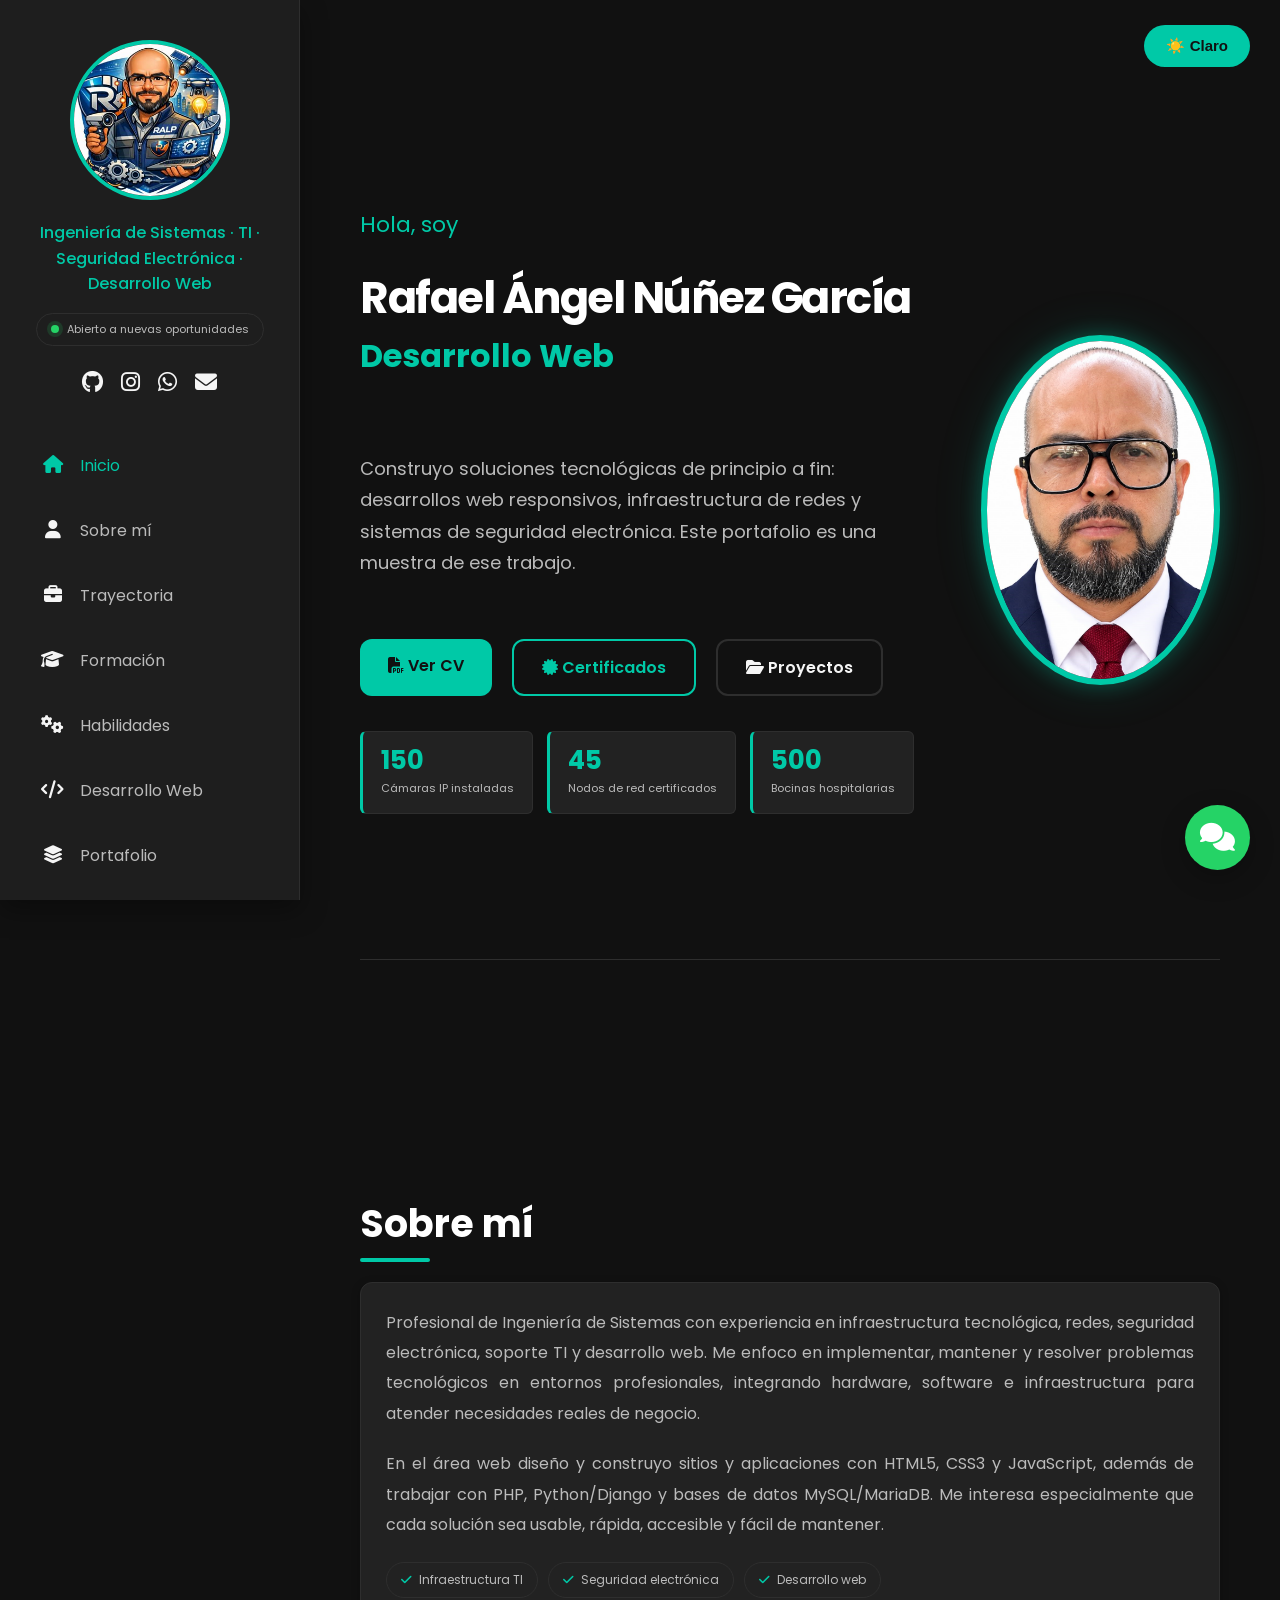
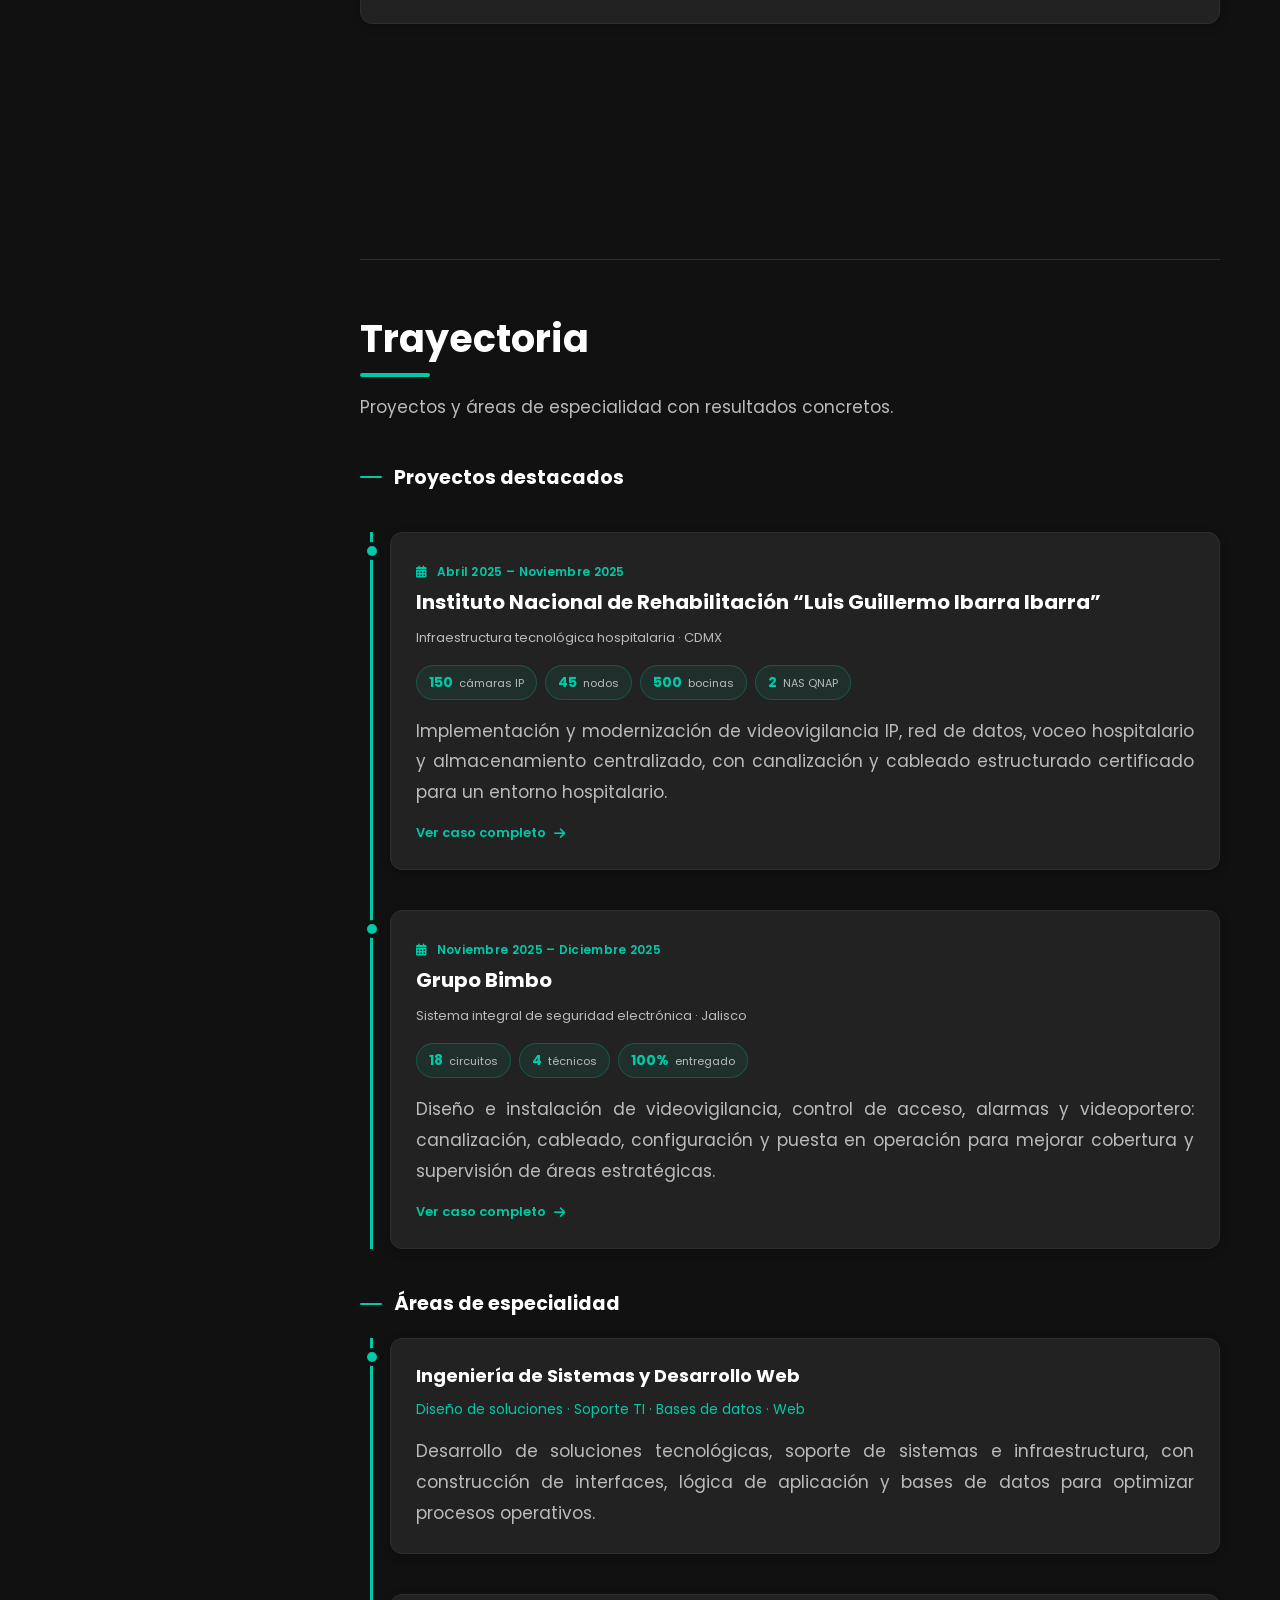
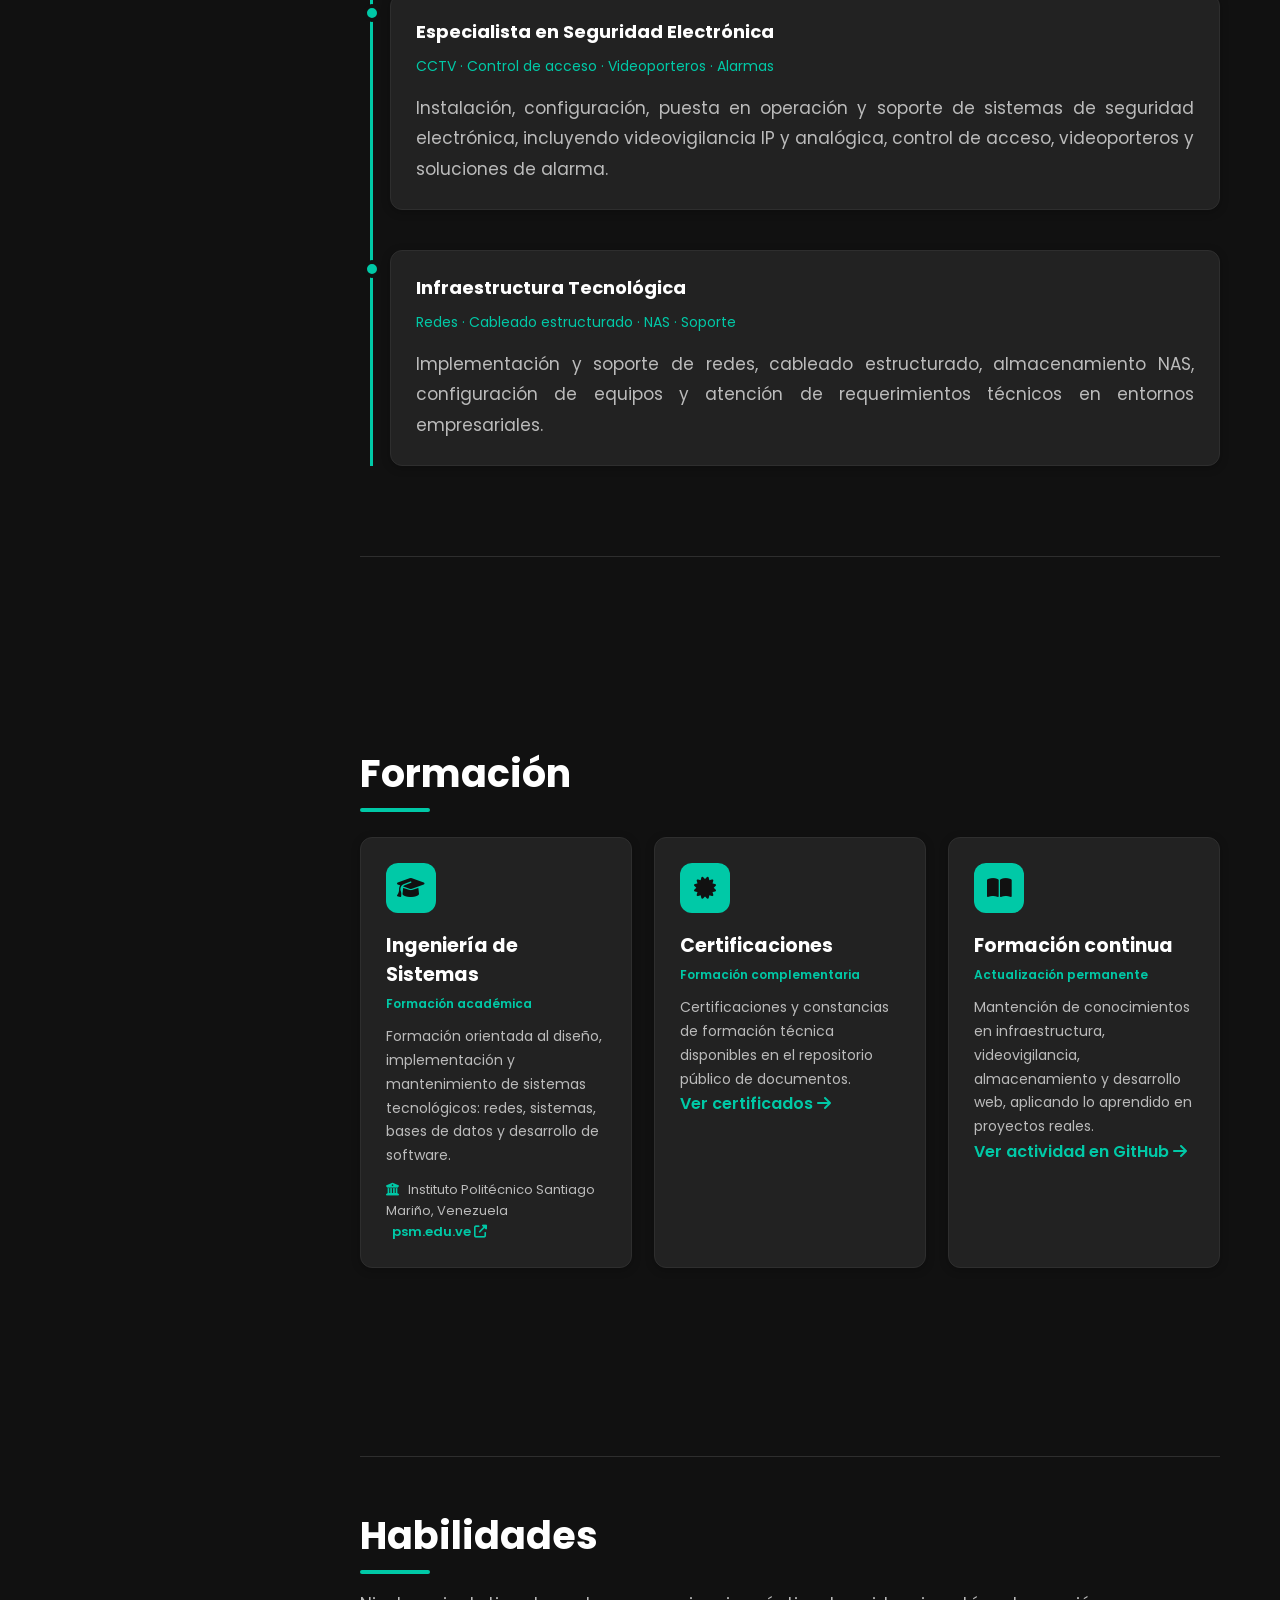
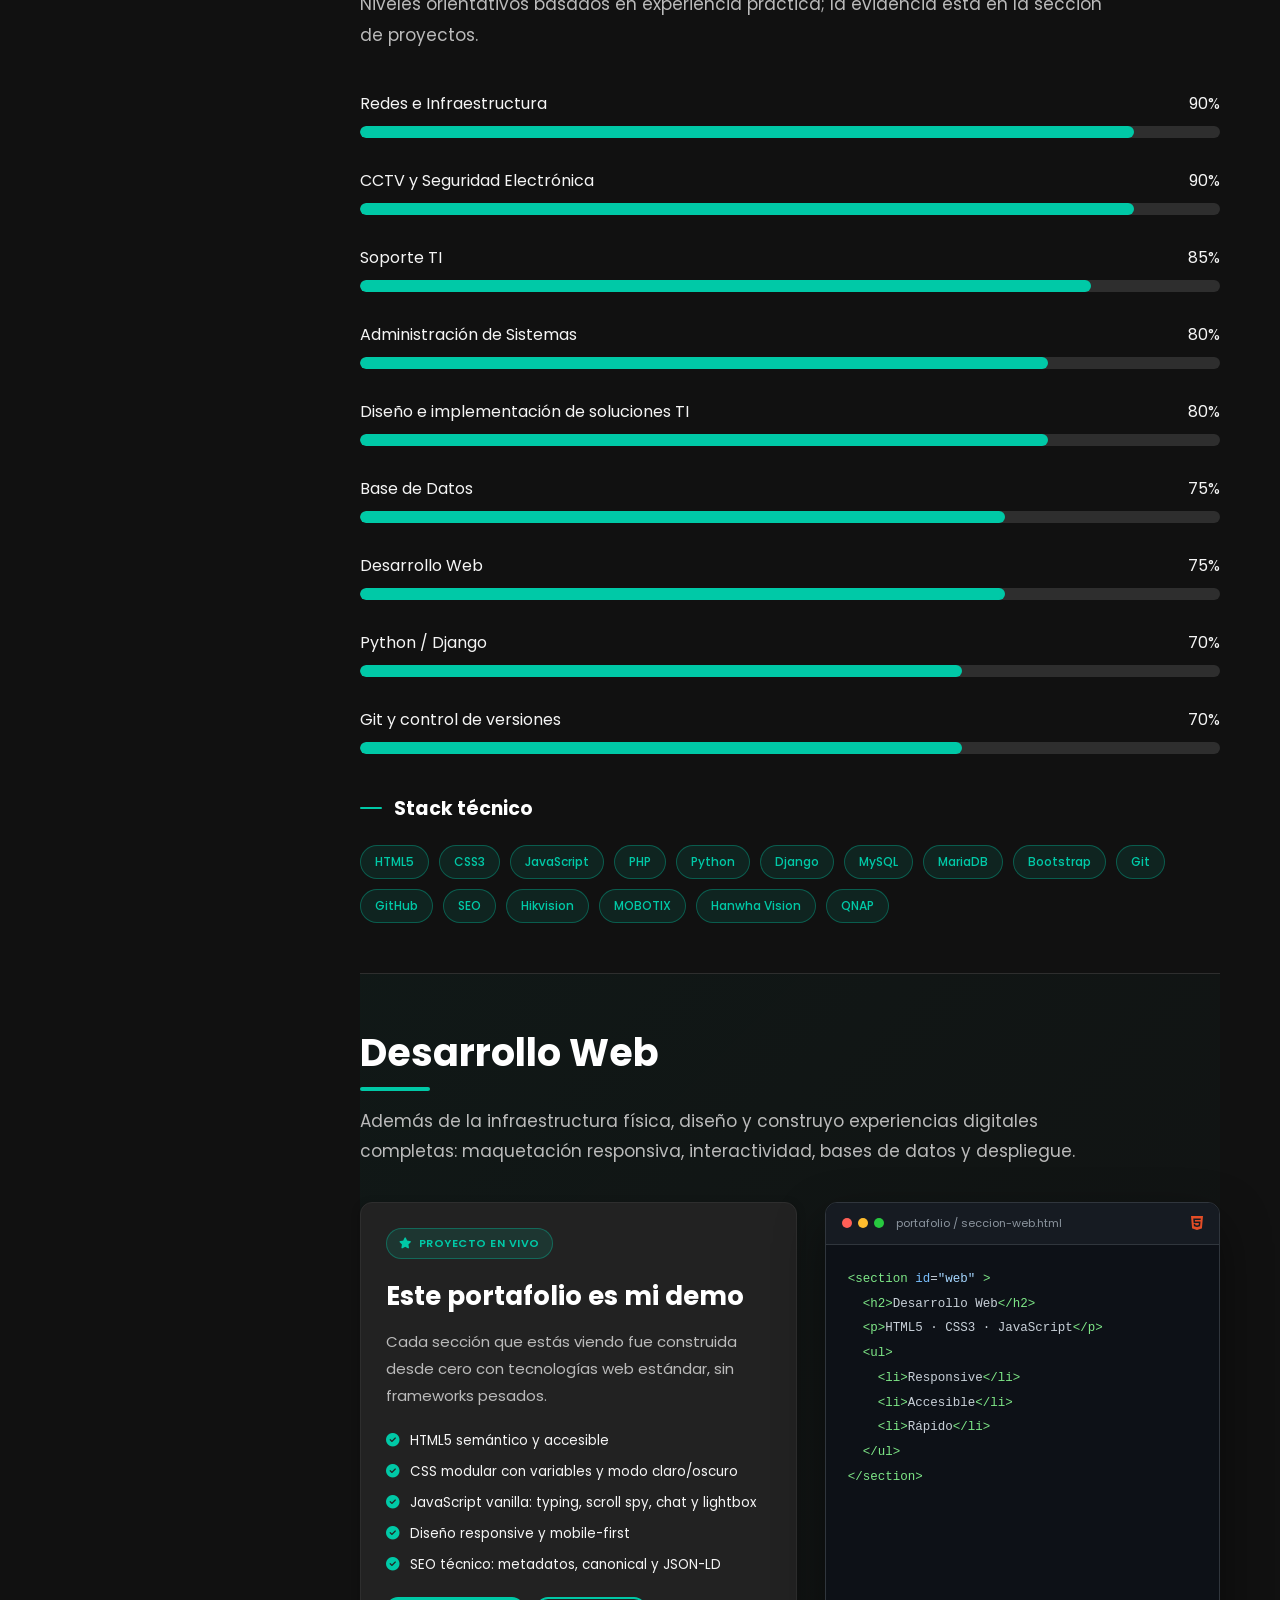
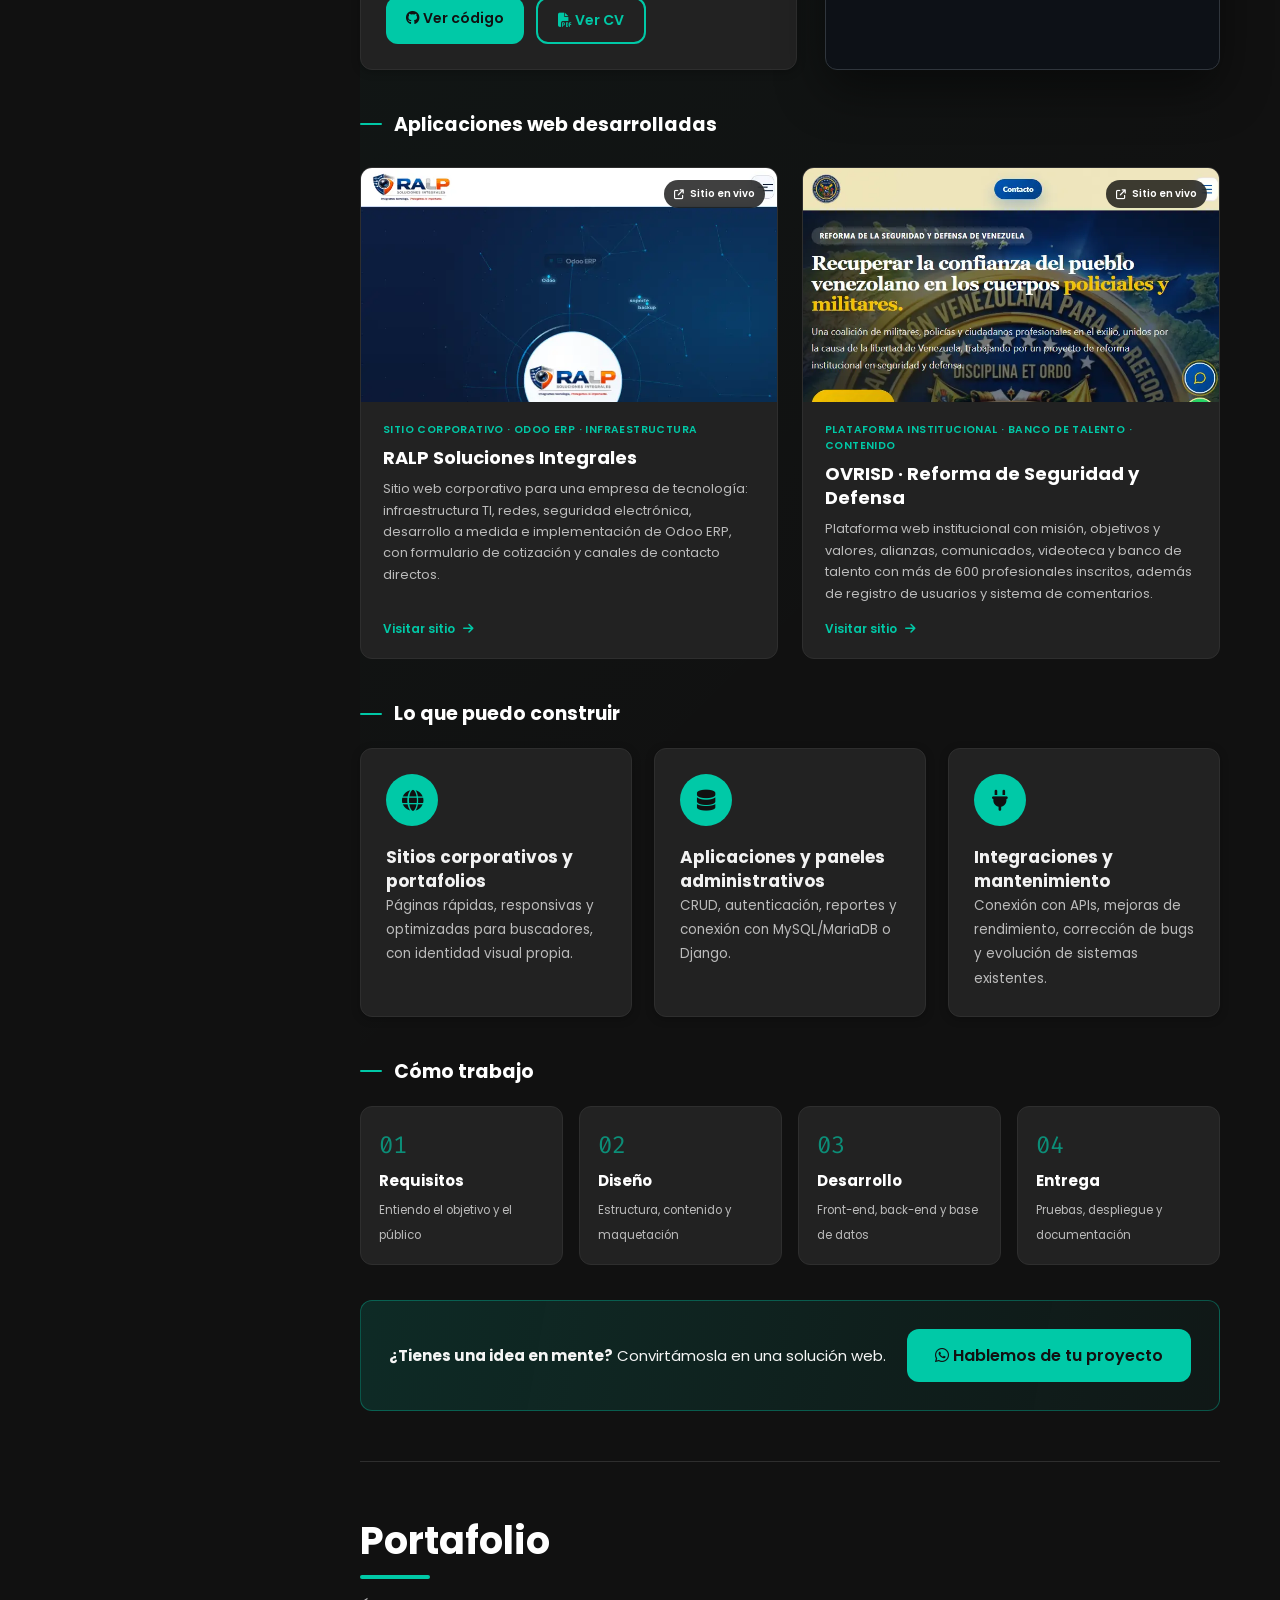
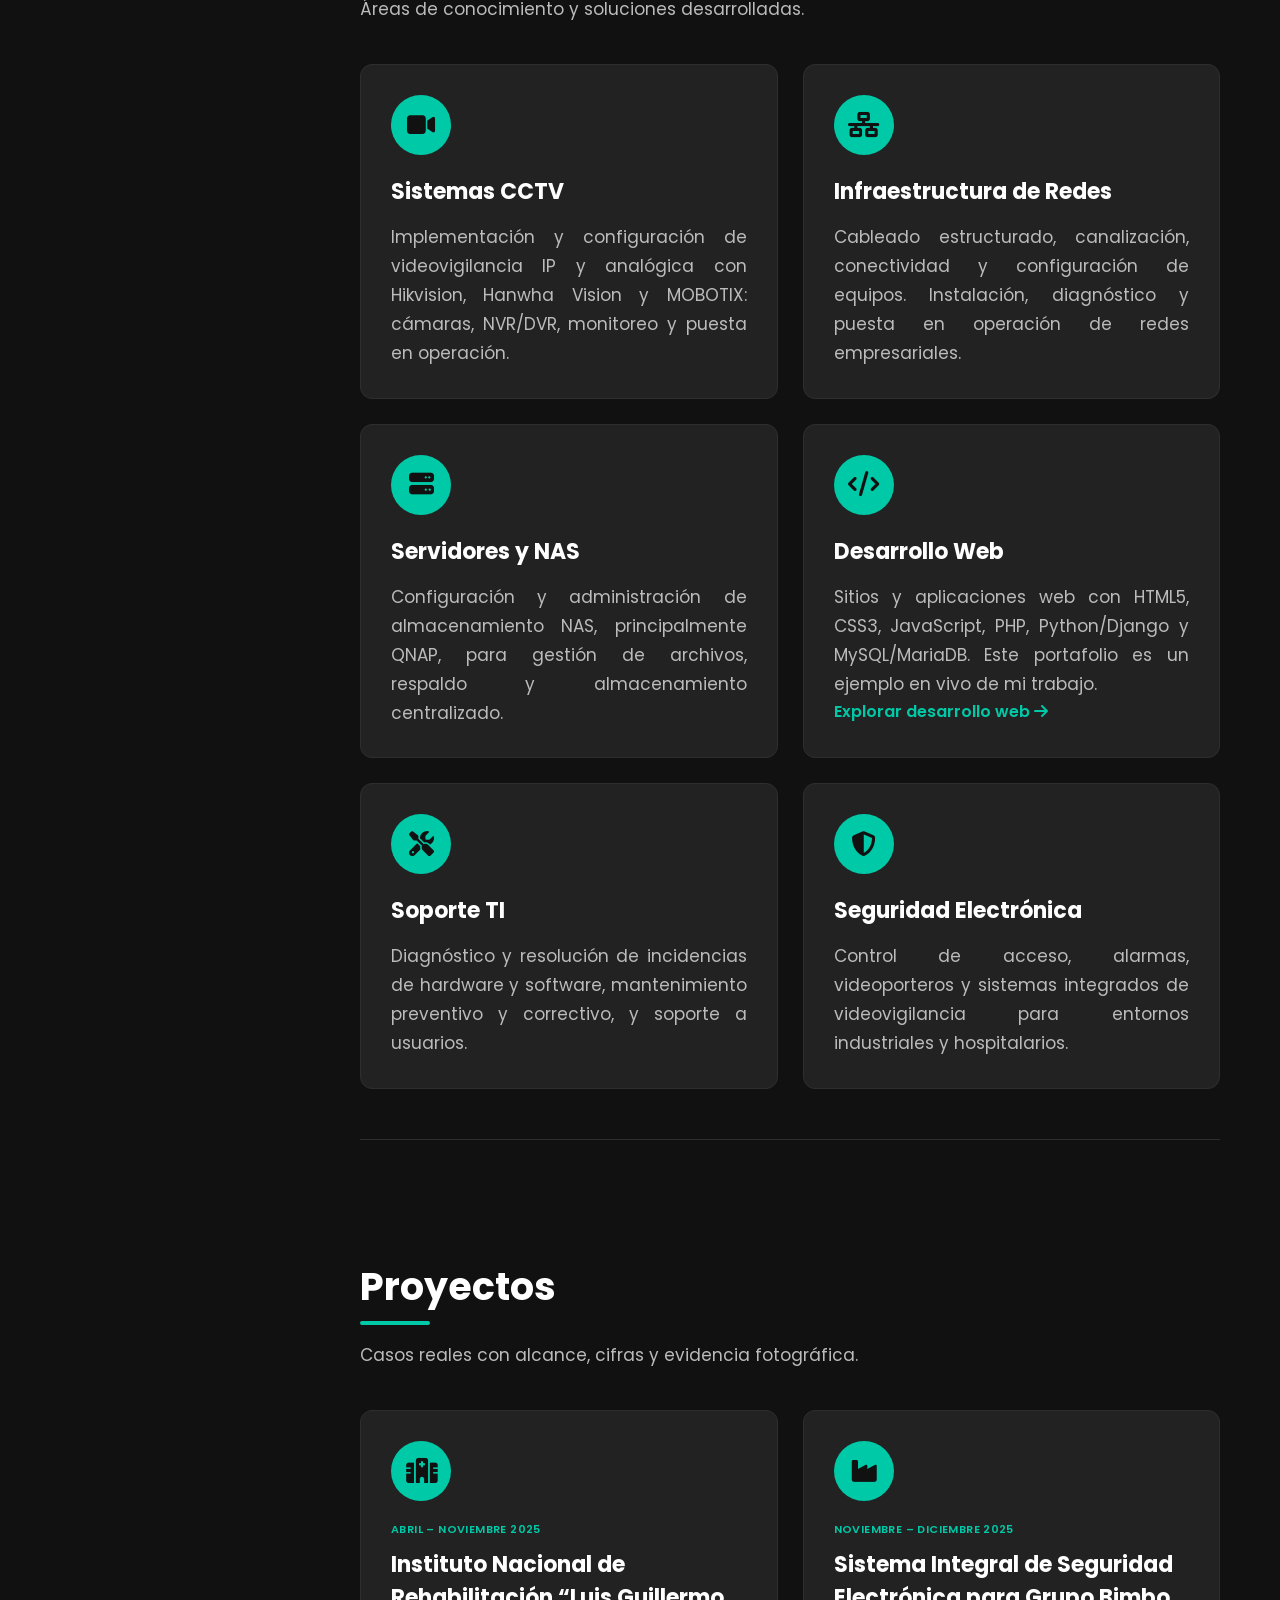
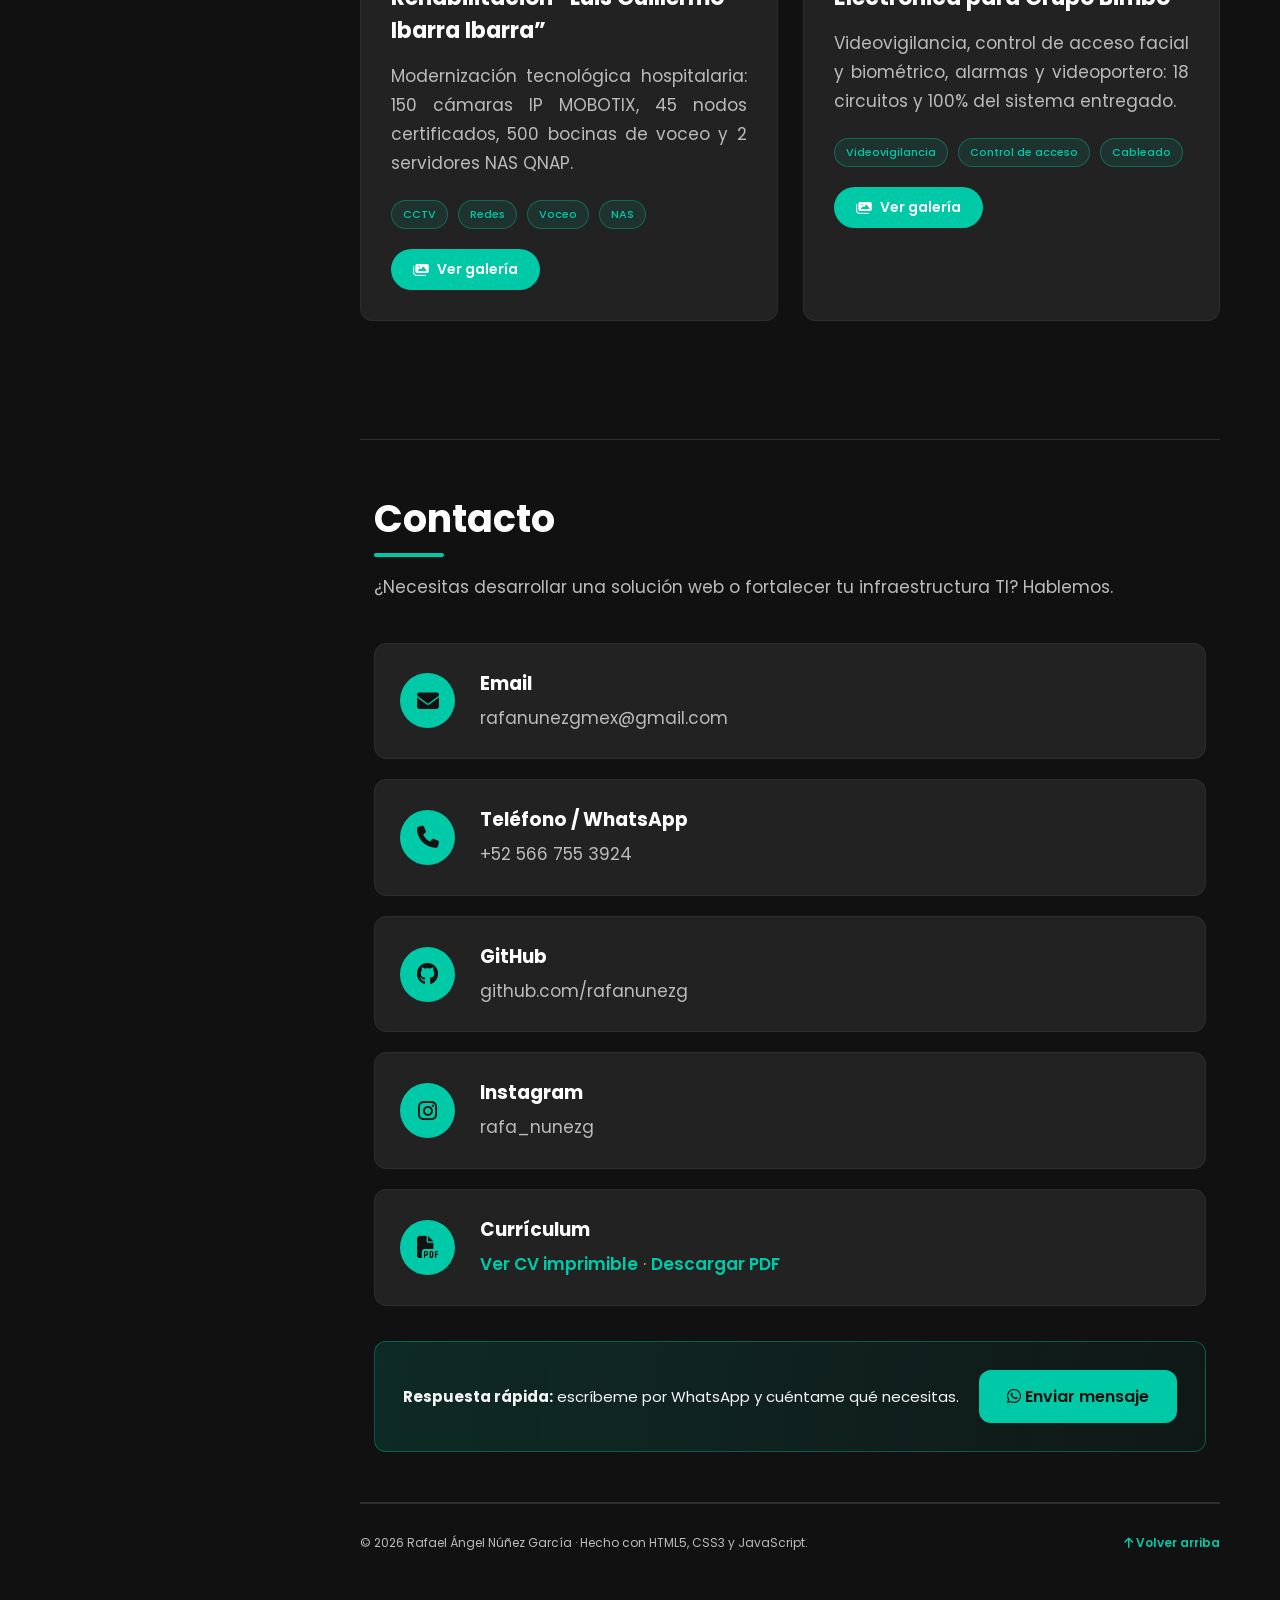
<file: index.html>
<!DOCTYPE html>
<html lang="es">

<head>
    <!-- ===================== CONFIGURACIÓN GENERAL ===================== -->
    <meta charset="UTF-8">
    <meta name="viewport" content="width=device-width, initial-scale=1.0">
    <title>Rafael Ángel Núñez García | Ingeniero de Sistemas, TI & Desarrollo Web</title>
    <link rel="icon" type="image/jpeg" href="img/favicon.jpg">
    <meta name="description"
        content="Portafolio profesional de Rafael Ángel Núñez García. Ingeniería de sistemas, infraestructura TI, seguridad electrónica y desarrollo web (HTML, CSS, JavaScript, PHP, Python/Django).">
    <meta name="author" content="Rafael Ángel Núñez García">
    <meta name="robots" content="index, follow">
    <link rel="canonical" href="https://rafanunezg.github.io/">

    <!-- Open Graph (rutas absolutas para WhatsApp, LinkedIn, Twitter…) -->
    <meta property="og:type" content="website">
    <meta property="og:site_name" content="Rafael Ángel Núñez García | Portafolio Profesional">
    <meta property="og:url" content="https://rafanunezg.github.io/">
    <meta property="og:title" content="Rafael Ángel Núñez García | Ingeniero de Sistemas & Desarrollo Web">
    <meta property="og:description"
        content="Infraestructura TI, redes, seguridad electrónica y desarrollo web. Conoce mi trayectoria, proyectos y habilidades.">
    <meta property="og:image" content="https://rafanunezg.github.io/img/profile2.jpg">
    <meta property="og:locale" content="es_MX">

    <!-- Twitter Card -->
    <meta name="twitter:card" content="summary_large_image">
    <meta name="twitter:title" content="Rafael Ángel Núñez García | Ingeniero de Sistemas & Desarrollo Web">
    <meta name="twitter:description" content="Portafolio profesional: TI, seguridad electrónica y desarrollo web.">
    <meta name="twitter:image" content="https://rafanunezg.github.io/img/profile2.jpg">

    <meta name="theme-color" content="#0b0b0b">

    <!-- Datos estructurados para buscadores -->
    <script type="application/ld+json">
    {
        "@context": "https://schema.org",
        "@type": "Person",
        "name": "Rafael Ángel Núñez García",
        "alternateName": "Rafael Núñez",
        "url": "https://rafanunezg.github.io/",
        "image": "https://rafanunezg.github.io/img/profile2.jpg",
        "jobTitle": "Ingeniero de Sistemas | Especialista TI y Desarrollo Web",
        "description": "Profesional de ingeniería de sistemas con experiencia en infraestructura tecnológica, redes, seguridad electrónica y desarrollo web.",
        "email": "mailto:rafanunezgmex@gmail.com",
        "telephone": "+52 566 755 3924",
        "address": { "@type": "PostalAddress", "addressCountry": "MX" },
        "sameAs": [
            "https://github.com/rafanunezg",
            "https://www.instagram.com/rafa_nunezg/",
            "https://wa.me/525667553924"
        ],
        "knowsAbout": [
            "Ingeniería de Sistemas",
            "Redes y cableado estructurado",
            "Seguridad electrónica y CCTV",
            "Almacenamiento NAS",
            "Soporte TI",
            "Desarrollo web",
            "HTML5", "CSS3", "JavaScript", "PHP", "Python", "Django", "MySQL", "MariaDB"
        ]
    }
    </script>

    <!-- Fuentes e iconos -->
    <link rel="preconnect" href="https://fonts.googleapis.com">
    <link rel="preconnect" href="https://fonts.gstatic.com" crossorigin>
    <link href="https://fonts.googleapis.com/css2?family=Poppins:wght@300;400;500;600;700&family=Fira+Code:wght@400;500&display=swap"
        rel="stylesheet">
    <link rel="stylesheet" href="https://cdnjs.cloudflare.com/ajax/libs/font-awesome/6.7.2/css/all.min.css">
    <link rel="stylesheet" href="css/style.css">
</head>

<body>
    <button id="theme-toggle" class="theme-btn" aria-label="Cambiar tema claro/oscuro">☀️ Claro</button>

    <div class="container">

        <!-- ===================== SIDEBAR ===================== -->
        <aside class="sidebar">
            <div class="profile">
                <img src="img/profile.jpg" alt="Fotografía de perfil de Rafael Ángel Núñez García">
                <span>Ingeniería de Sistemas · TI · Seguridad Electrónica · Desarrollo Web</span>
                <div class="availability"><span class="dot"></span> Abierto a nuevas oportunidades</div>

                <div class="social-links">
                    <!-- TODO: añadir tu URL de LinkedIn cuando la tengas -->
                    <a href="https://github.com/rafanunezg" target="_blank" rel="noopener" aria-label="Perfil de GitHub">
                        <i class="fab fa-github"></i>
                    </a>
                    <a href="https://www.instagram.com/rafa_nunezg/" target="_blank" rel="noopener" aria-label="Perfil de Instagram">
                        <i class="fab fa-instagram"></i>
                    </a>
                    <a href="https://wa.me/525667553924" target="_blank" rel="noopener" aria-label="Contactar por WhatsApp">
                        <i class="fab fa-whatsapp"></i>
                    </a>
                    <a href="mailto:rafanunezgmex@gmail.com" aria-label="Enviar correo electrónico">
                        <i class="fas fa-envelope"></i>
                    </a>
                </div>
            </div>

            <nav aria-label="Navegación principal">
                <ul>
                    <li><a href="#home"><i class="fas fa-home"></i> Inicio</a></li>
                    <li><a href="#about"><i class="fas fa-user"></i> Sobre mí</a></li>
                    <li><a href="#resume"><i class="fas fa-briefcase"></i> Trayectoria</a></li>
                    <li><a href="#education"><i class="fas fa-graduation-cap"></i> Formación</a></li>
                    <li><a href="#skills"><i class="fas fa-cogs"></i> Habilidades</a></li>
                    <li><a href="#web"><i class="fas fa-code"></i> Desarrollo Web</a></li>
                    <li><a href="#portfolio"><i class="fas fa-layer-group"></i> Portafolio</a></li>
                    <li><a href="#projects"><i class="fas fa-folder-open"></i> Proyectos</a></li>
                    <li><a href="#contact"><i class="fas fa-envelope"></i> Contacto</a></li>
                </ul>
            </nav>
        </aside>

        <!-- ===================== CONTENIDO ===================== -->
        <main class="content">

            <!-- INICIO -->
            <section id="home" class="section">
                <div class="hero">
                    <div class="hero-text">
                        <p class="hello">Hola, soy</p>
                        <h1>Rafael Ángel Núñez García</h1>
                        <h2><span id="typing">Desarrollo Web</span></h2>
                        <p>
                            Construyo soluciones tecnológicas de principio a fin: desarrollos web
                            responsivos, infraestructura de redes y sistemas de seguridad
                            electrónica. Este portafolio es una muestra de ese trabajo.
                        </p>
                        <div class="hero-buttons">
                            <a href="cv.html" class="btn"><i class="fas fa-file-pdf"></i> Ver CV</a>
                            <a href="https://drive.google.com/file/d/17sK9xHjBnIZw8R0FyewHaPBZi58UP4zH/view"
                                target="_blank" rel="noopener" class="btn secondary"><i class="fas fa-certificate"></i> Certificados</a>
                            <a href="#projects" class="btn ghost"><i class="fas fa-folder-open"></i> Proyectos</a>
                        </div>
                        <div class="hero-stats">
                            <div><strong>150</strong><span>Cámaras IP instaladas</span></div>
                            <div><strong>45</strong><span>Nodos de red certificados</span></div>
                            <div><strong>500</strong><span>Bocinas hospitalarias</span></div>
                        </div>
                    </div>
                    <div class="hero-image">
                        <img src="img/profile2.jpg" alt="Retrato de Rafael Ángel Núñez García">
                    </div>
                </div>
            </section>

            <!-- SOBRE MÍ -->
            <section id="about" class="section">
                <div class="content-wrapper">
                    <h2>Sobre mí</h2>
                    <div class="card about-card reveal">
                        <p>
                            Profesional de Ingeniería de Sistemas con experiencia en infraestructura
                            tecnológica, redes, seguridad electrónica, soporte TI y desarrollo web.
                            Me enfoco en implementar, mantener y resolver problemas tecnológicos
                            en entornos profesionales, integrando hardware, software e
                            infraestructura para atender necesidades reales de negocio.
                        </p>
                        <p>
                            En el área web diseño y construyo sitios y aplicaciones con HTML5,
                            CSS3 y JavaScript, además de trabajar con PHP, Python/Django y
                            bases de datos MySQL/MariaDB. Me interesa especialmente que cada
                            solución sea usable, rápida, accesible y fácil de mantener.
                        </p>
                        <div class="tag-row">
                            <span class="tag"><i class="fas fa-check"></i> Infraestructura TI</span>
                            <span class="tag"><i class="fas fa-check"></i> Seguridad electrónica</span>
                            <span class="tag"><i class="fas fa-check"></i> Desarrollo web</span>
                        </div>
                    </div>
                </div>
            </section>

            <!-- TRAYECTORIA -->
            <section id="resume" class="section">
                <div class="content-wrapper">
                    <h2>Trayectoria</h2>
                    <p class="section-description">Proyectos y áreas de especialidad con resultados concretos.</p>

                    <h3 class="subheading">Proyectos destacados</h3>
                    <div class="timeline">
                        <div class="timeline-item reveal">
                            <div class="timeline-dot"></div>
                            <div class="timeline-content">
                                <span class="timeline-date"><i class="fas fa-calendar-alt"></i> Abril 2025 – Noviembre 2025</span>
                                <h3>Instituto Nacional de Rehabilitación “Luis Guillermo Ibarra Ibarra”</h3>
                                <span class="timeline-role">Infraestructura tecnológica hospitalaria · CDMX</span>
                                <div class="metric-row">
                                    <span><strong>150</strong> cámaras IP</span>
                                    <span><strong>45</strong> nodos</span>
                                    <span><strong>500</strong> bocinas</span>
                                    <span><strong>2</strong> NAS QNAP</span>
                                </div>
                                <p>
                                    Implementación y modernización de videovigilancia IP, red de datos,
                                    voceo hospitalario y almacenamiento centralizado, con canalización
                                    y cableado estructurado certificado para un entorno hospitalario.
                                </p>
                                <a href="proyecto_inr.html" class="timeline-link">Ver caso completo <i class="fas fa-arrow-right"></i></a>
                            </div>
                        </div>

                        <div class="timeline-item reveal">
                            <div class="timeline-dot"></div>
                            <div class="timeline-content">
                                <span class="timeline-date"><i class="fas fa-calendar-alt"></i> Noviembre 2025 – Diciembre 2025</span>
                                <h3>Grupo Bimbo</h3>
                                <span class="timeline-role">Sistema integral de seguridad electrónica · Jalisco</span>
                                <div class="metric-row">
                                    <span><strong>18</strong> circuitos</span>
                                    <span><strong>4</strong> técnicos</span>
                                    <span><strong>100%</strong> entregado</span>
                                </div>
                                <p>
                                    Diseño e instalación de videovigilancia, control de acceso, alarmas
                                    y videoportero: canalización, cableado, configuración y puesta en
                                    operación para mejorar cobertura y supervisión de áreas estratégicas.
                                </p>
                                <a href="proyecto_bimbo.html" class="timeline-link">Ver caso completo <i class="fas fa-arrow-right"></i></a>
                            </div>
                        </div>
                    </div>

                    <h3 class="subheading">Áreas de especialidad</h3>
                    <!-- TODO: si tienes empleadores y periodos concretos para estas áreas, añádelos aquí -->
                    <div class="timeline timeline-compact">
                        <div class="timeline-item reveal">
                            <div class="timeline-dot"></div>
                            <div class="timeline-content">
                                <h3>Ingeniería de Sistemas y Desarrollo Web</h3>
                                <span>Diseño de soluciones · Soporte TI · Bases de datos · Web</span>
                                <p>
                                    Desarrollo de soluciones tecnológicas, soporte de sistemas e
                                    infraestructura, con construcción de interfaces, lógica de
                                    aplicación y bases de datos para optimizar procesos operativos.
                                </p>
                            </div>
                        </div>
                        <div class="timeline-item reveal">
                            <div class="timeline-dot"></div>
                            <div class="timeline-content">
                                <h3>Especialista en Seguridad Electrónica</h3>
                                <span>CCTV · Control de acceso · Videoporteros · Alarmas</span>
                                <p>
                                    Instalación, configuración, puesta en operación y soporte de sistemas
                                    de seguridad electrónica, incluyendo videovigilancia IP y analógica,
                                    control de acceso, videoporteros y soluciones de alarma.
                                </p>
                            </div>
                        </div>
                        <div class="timeline-item reveal">
                            <div class="timeline-dot"></div>
                            <div class="timeline-content">
                                <h3>Infraestructura Tecnológica</h3>
                                <span>Redes · Cableado estructurado · NAS · Soporte</span>
                                <p>
                                    Implementación y soporte de redes, cableado estructurado,
                                    almacenamiento NAS, configuración de equipos y atención de
                                    requerimientos técnicos en entornos empresariales.
                                </p>
                            </div>
                        </div>
                    </div>
                </div>
            </section>

            <!-- FORMACIÓN -->
            <section id="education" class="section">
                <div class="content-wrapper">
                    <h2>Formación</h2>
                    <div class="edu-grid">
                        <div class="card edu-card reveal">
                            <div class="edu-icon"><i class="fas fa-graduation-cap"></i></div>
                            <h3>Ingeniería de Sistemas</h3>
                            <span>Formación académica</span>
                            <p>
                                Formación orientada al diseño, implementación y mantenimiento de
                                sistemas tecnológicos: redes, sistemas, bases de datos y desarrollo
                                de software.
                            </p>
                            <!-- TODO: añadir el año de graduación cuando Rafael lo confirme -->
                            <p class="edu-place">
                                <i class="fas fa-university" aria-hidden="true"></i>
                                Instituto Politécnico Santiago Mariño, Venezuela
                                <a href="https://www.psm.edu.ve/" target="_blank" rel="noopener" class="inline-link" aria-label="Sitio web del Instituto Politécnico Santiago Mariño (se abre en una pestaña nueva)">psm.edu.ve <i class="fas fa-external-link-alt" aria-hidden="true"></i></a>
                            </p>
                        </div>
                        <div class="card edu-card reveal">
                            <div class="edu-icon"><i class="fas fa-certificate"></i></div>
                            <h3>Certificaciones</h3>
                            <span>Formación complementaria</span>
                            <p>
                                Certificaciones y constancias de formación técnica disponibles
                                en el repositorio público de documentos.
                            </p>
                            <a href="https://drive.google.com/file/d/17sK9xHjBnIZw8R0FyewHaPBZi58UP4zH/view"
                                target="_blank" rel="noopener" class="inline-link">Ver certificados <i class="fas fa-arrow-right"></i></a>
                        </div>
                        <div class="card edu-card reveal">
                            <div class="edu-icon"><i class="fas fa-book-open"></i></div>
                            <h3>Formación continua</h3>
                            <span>Actualización permanente</span>
                            <p>
                                Mantención de conocimientos en infraestructura, videovigilancia,
                                almacenamiento y desarrollo web, aplicando lo aprendido en
                                proyectos reales.
                            </p>
                            <a href="https://github.com/rafanunezg" target="_blank" rel="noopener" class="inline-link">Ver actividad en GitHub <i class="fas fa-arrow-right"></i></a>
                        </div>
                    </div>
                </div>
            </section>

            <!-- HABILIDADES -->
            <section id="skills" class="section">
                <div class="content-wrapper">
                    <h2>Habilidades</h2>
                    <p class="section-description">
                        Niveles orientativos basados en experiencia práctica; la evidencia está
                        en la sección de proyectos.
                    </p>
                    <div class="skills-container">
                        <div class="skill"><div class="skill-info"><span>Redes e Infraestructura</span><span>90%</span></div><div class="skill-bar"><div class="skill-progress" style="width:90%"></div></div></div>
                        <div class="skill"><div class="skill-info"><span>CCTV y Seguridad Electrónica</span><span>90%</span></div><div class="skill-bar"><div class="skill-progress" style="width:90%"></div></div></div>
                        <div class="skill"><div class="skill-info"><span>Soporte TI</span><span>85%</span></div><div class="skill-bar"><div class="skill-progress" style="width:85%"></div></div></div>
                        <div class="skill"><div class="skill-info"><span>Administración de Sistemas</span><span>80%</span></div><div class="skill-bar"><div class="skill-progress" style="width:80%"></div></div></div>
                        <div class="skill"><div class="skill-info"><span>Diseño e implementación de soluciones TI</span><span>80%</span></div><div class="skill-bar"><div class="skill-progress" style="width:80%"></div></div></div>
                        <div class="skill"><div class="skill-info"><span>Base de Datos</span><span>75%</span></div><div class="skill-bar"><div class="skill-progress" style="width:75%"></div></div></div>
                        <div class="skill"><div class="skill-info"><span>Desarrollo Web</span><span>75%</span></div><div class="skill-bar"><div class="skill-progress" style="width:75%"></div></div></div>
                        <div class="skill"><div class="skill-info"><span>Python / Django</span><span>70%</span></div><div class="skill-bar"><div class="skill-progress" style="width:70%"></div></div></div>
                        <div class="skill"><div class="skill-info"><span>Git y control de versiones</span><span>70%</span></div><div class="skill-bar"><div class="skill-progress" style="width:70%"></div></div></div>
                    </div>
                    <div class="tech-cloud reveal">
                        <h3 class="subheading">Stack técnico</h3>
                        <div class="chips">
                            <span>HTML5</span><span>CSS3</span><span>JavaScript</span><span>PHP</span>
                            <span>Python</span><span>Django</span><span>MySQL</span><span>MariaDB</span>
                            <span>Bootstrap</span><span>Git</span><span>GitHub</span><span>SEO</span>
                            <span>Hikvision</span><span>MOBOTIX</span><span>Hanwha Vision</span><span>QNAP</span>
                        </div>
                    </div>
                </div>
            </section>

            <!-- DESARROLLO WEB (sección destacada) -->
            <section id="web" class="section web-section">
                <div class="content-wrapper">
                    <h2>Desarrollo Web</h2>
                    <p class="section-description">
                        Además de la infraestructura física, diseño y construyo experiencias digitales
                        completas: maquetación responsiva, interactividad, bases de datos y despliegue.
                    </p>

                    <div class="web-showcase">
                        <div class="card web-feature reveal">
                            <span class="eyebrow"><i class="fas fa-star"></i> Proyecto en vivo</span>
                            <h3>Este portafolio es mi demo</h3>
                            <p>
                                Cada sección que estás viendo fue construida desde cero con
                                tecnologías web estándar, sin frameworks pesados.
                            </p>
                            <ul class="feature-list">
                                <li><i class="fas fa-check-circle"></i> HTML5 semántico y accesible</li>
                                <li><i class="fas fa-check-circle"></i> CSS modular con variables y modo claro/oscuro</li>
                                <li><i class="fas fa-check-circle"></i> JavaScript vanilla: typing, scroll spy, chat y lightbox</li>
                                <li><i class="fas fa-check-circle"></i> Diseño responsive y mobile-first</li>
                                <li><i class="fas fa-check-circle"></i> SEO técnico: metadatos, canonical y JSON-LD</li>
                            </ul>
                            <div class="web-actions">
                                <a href="https://github.com/rafanunezg" target="_blank" rel="noopener" class="btn btn-sm"><i class="fab fa-github"></i> Ver código</a>
                                <a href="cv.html" class="btn btn-sm secondary"><i class="fas fa-file-pdf"></i> Ver CV</a>
                            </div>
                        </div>

                        <div class="code-window reveal" aria-label="Ejemplo de código">
                            <div class="code-header">
                                <span class="dots"><i></i><i></i><i></i></span>
                                <span>portafolio / seccion-web.html</span>
                                <i class="fab fa-html5"></i>
                            </div>
                            <pre><code><span class="c-tag">&lt;section</span> <span class="c-attr">id</span>=<span class="c-str">"web"</span> <span class="c-tag">&gt;</span>
  <span class="c-tag">&lt;h2&gt;</span>Desarrollo Web<span class="c-tag">&lt;/h2&gt;</span>
  <span class="c-tag">&lt;p&gt;</span>HTML5 · CSS3 · JavaScript<span class="c-tag">&lt;/p&gt;</span>
  <span class="c-tag">&lt;ul&gt;</span>
    <span class="c-tag">&lt;li&gt;</span>Responsive<span class="c-tag">&lt;/li&gt;</span>
    <span class="c-tag">&lt;li&gt;</span>Accesible<span class="c-tag">&lt;/li&gt;</span>
    <span class="c-tag">&lt;li&gt;</span>Rápido<span class="c-tag">&lt;/li&gt;</span>
  <span class="c-tag">&lt;/ul&gt;</span>
<span class="c-tag">&lt;/section&gt;</span></code></pre>
                        </div>
                    </div>

                    <h3 class="subheading">Aplicaciones web desarrolladas</h3>
                    <div class="web-projects">
                        <a class="web-project-card reveal" href="https://ralpsolucionesintegrales.com/" target="_blank" rel="noopener">
                            <div class="web-project-thumb">
                                <img src="img/proyectos/web/ralp.webp" alt="Vista previa del sitio RALP Soluciones Integrales" loading="lazy" decoding="async">
                                <span class="web-project-badge"><i class="fas fa-arrow-up-right-from-square"></i> Sitio en vivo</span>
                            </div>
                            <div class="web-project-body">
                                <span class="web-project-tag">Sitio corporativo · Odoo ERP · Infraestructura</span>
                                <h4>RALP Soluciones Integrales</h4>
                                <p>Sitio web corporativo para una empresa de tecnología: infraestructura TI, redes, seguridad electrónica, desarrollo a medida e implementación de Odoo ERP, con formulario de cotización y canales de contacto directos.</p>
                                <span class="web-project-link">Visitar sitio <i class="fas fa-arrow-right"></i></span>
                            </div>
                        </a>

                        <a class="web-project-card reveal" href="https://www.ovrisd.com/" target="_blank" rel="noopener">
                            <div class="web-project-thumb">
                                <img src="img/proyectos/web/ovrisd.webp" alt="Vista previa del sitio de la Organización Venezolana para la Reforma de Seguridad y Defensa" loading="lazy" decoding="async">
                                <span class="web-project-badge"><i class="fas fa-arrow-up-right-from-square"></i> Sitio en vivo</span>
                            </div>
                            <div class="web-project-body">
                                <span class="web-project-tag">Plataforma institucional · Banco de talento · Contenido</span>
                                <h4>OVRISD · Reforma de Seguridad y Defensa</h4>
                                <p>Plataforma web institucional con misión, objetivos y valores, alianzas, comunicados, videoteca y banco de talento con más de 600 profesionales inscritos, además de registro de usuarios y sistema de comentarios.</p>
                                <span class="web-project-link">Visitar sitio <i class="fas fa-arrow-right"></i></span>
                            </div>
                        </a>
                    </div>

                    <h3 class="subheading">Lo que puedo construir</h3>
                    <div class="service-grid">
                        <div class="card service-card reveal">
                            <div class="portfolio-icon"><i class="fas fa-globe"></i></div>
                            <h3>Sitios corporativos y portafolios</h3>
                            <p>Páginas rápidas, responsivas y optimizadas para buscadores, con identidad visual propia.</p>
                        </div>
                        <div class="card service-card reveal">
                            <div class="portfolio-icon"><i class="fas fa-database"></i></div>
                            <h3>Aplicaciones y paneles administrativos</h3>
                            <p>CRUD, autenticación, reportes y conexión con MySQL/MariaDB o Django.</p>
                        </div>
                        <div class="card service-card reveal">
                            <div class="portfolio-icon"><i class="fas fa-plug"></i></div>
                            <h3>Integraciones y mantenimiento</h3>
                            <p>Conexión con APIs, mejoras de rendimiento, corrección de bugs y evolución de sistemas existentes.</p>
                        </div>
                    </div>

                    <h3 class="subheading">Cómo trabajo</h3>
                    <div class="workflow">
                        <div class="step reveal"><span>01</span><strong>Requisitos</strong><small>Entiendo el objetivo y el público</small></div>
                        <div class="step reveal"><span>02</span><strong>Diseño</strong><small>Estructura, contenido y maquetación</small></div>
                        <div class="step reveal"><span>03</span><strong>Desarrollo</strong><small>Front-end, back-end y base de datos</small></div>
                        <div class="step reveal"><span>04</span><strong>Entrega</strong><small>Pruebas, despliegue y documentación</small></div>
                    </div>

                    <div class="web-cta reveal">
                        <p><strong>¿Tienes una idea en mente?</strong> Convirtámosla en una solución web.</p>
                        <a href="https://wa.me/525667553924?text=Hola%20Rafael%2C%20me%20gustar%C3%ADa%20hablar%20de%20un%20proyecto%20web"
                            target="_blank" rel="noopener" class="btn"><i class="fab fa-whatsapp"></i> Hablemos de tu proyecto</a>
                    </div>
                </div>
            </section>

            <!-- PORTAFOLIO -->
            <section id="portfolio" class="section">
                <div class="content-wrapper">
                    <h2>Portafolio</h2>
                    <p class="section-description">Áreas de conocimiento y soluciones desarrolladas.</p>
                    <div class="portfolio-grid">
                        <div class="portfolio-item reveal">
                            <div class="portfolio-icon"><i class="fas fa-video"></i></div>
                            <h3>Sistemas CCTV</h3>
                            <p>Implementación y configuración de videovigilancia IP y analógica con Hikvision, Hanwha Vision y MOBOTIX: cámaras, NVR/DVR, monitoreo y puesta en operación.</p>
                        </div>
                        <div class="portfolio-item reveal">
                            <div class="portfolio-icon"><i class="fas fa-network-wired"></i></div>
                            <h3>Infraestructura de Redes</h3>
                            <p>Cableado estructurado, canalización, conectividad y configuración de equipos. Instalación, diagnóstico y puesta en operación de redes empresariales.</p>
                        </div>
                        <div class="portfolio-item reveal">
                            <div class="portfolio-icon"><i class="fas fa-server"></i></div>
                            <h3>Servidores y NAS</h3>
                            <p>Configuración y administración de almacenamiento NAS, principalmente QNAP, para gestión de archivos, respaldo y almacenamiento centralizado.</p>
                        </div>
                        <div class="portfolio-item reveal">
                            <div class="portfolio-icon"><i class="fas fa-code"></i></div>
                            <h3>Desarrollo Web</h3>
                            <p>Sitios y aplicaciones web con HTML5, CSS3, JavaScript, PHP, Python/Django y MySQL/MariaDB. Este portafolio es un ejemplo en vivo de mi trabajo.</p>
                            <a href="#web" class="inline-link">Explorar desarrollo web <i class="fas fa-arrow-right"></i></a>
                        </div>
                        <div class="portfolio-item reveal">
                            <div class="portfolio-icon"><i class="fas fa-tools"></i></div>
                            <h3>Soporte TI</h3>
                            <p>Diagnóstico y resolución de incidencias de hardware y software, mantenimiento preventivo y correctivo, y soporte a usuarios.</p>
                        </div>
                        <div class="portfolio-item reveal">
                            <div class="portfolio-icon"><i class="fas fa-shield-alt"></i></div>
                            <h3>Seguridad Electrónica</h3>
                            <p>Control de acceso, alarmas, videoporteros y sistemas integrados de videovigilancia para entornos industriales y hospitalarios.</p>
                        </div>
                    </div>
                </div>
            </section>

            <!-- PROYECTOS -->
            <section id="projects" class="section">
                <div class="content-wrapper">
                    <h2>Proyectos</h2>
                    <p class="section-description">Casos reales con alcance, cifras y evidencia fotográfica.</p>
                    <div class="portfolio-grid">
                        <div class="portfolio-item reveal">
                            <div class="portfolio-icon"><i class="fas fa-hospital"></i></div>
                            <span class="project-date">Abril – Noviembre 2025</span>
                            <h3>Instituto Nacional de Rehabilitación “Luis Guillermo Ibarra Ibarra”</h3>
                            <p>Modernización tecnológica hospitalaria: 150 cámaras IP MOBOTIX, 45 nodos certificados, 500 bocinas de voceo y 2 servidores NAS QNAP.</p>
                            <div class="chips small"><span>CCTV</span><span>Redes</span><span>Voceo</span><span>NAS</span></div>
                            <a href="proyecto_inr.html" class="project-button"><i class="fas fa-images"></i> Ver galería</a>
                        </div>
                        <div class="portfolio-item reveal">
                            <div class="portfolio-icon"><i class="fas fa-industry"></i></div>
                            <span class="project-date">Noviembre – Diciembre 2025</span>
                            <h3>Sistema Integral de Seguridad Electrónica para Grupo Bimbo</h3>
                            <p>Videovigilancia, control de acceso facial y biométrico, alarmas y videoportero: 18 circuitos y 100% del sistema entregado.</p>
                            <div class="chips small"><span>Videovigilancia</span><span>Control de acceso</span><span>Cableado</span></div>
                            <a href="proyecto_bimbo.html" class="project-button"><i class="fas fa-images"></i> Ver galería</a>
                        </div>
                    </div>
                </div>
            </section>

            <!-- CONTACTO -->
            <section id="contact" class="section">
                <div class="content-wrapper">
                    <h2>Contacto</h2>
                    <p class="section-description">¿Necesitas desarrollar una solución web o fortalecer tu infraestructura TI? Hablemos.</p>
                    <div class="contact-container">
                        <div class="contact-item reveal"><i class="fas fa-envelope"></i><div><h3>Email</h3><p>rafanunezgmex@gmail.com</p></div></div>
                        <div class="contact-item reveal"><i class="fas fa-phone"></i><div><h3>Teléfono / WhatsApp</h3><p>+52 566 755 3924</p></div></div>
                        <div class="contact-item reveal"><i class="fab fa-github"></i><div><h3>GitHub</h3><p>github.com/rafanunezg</p></div></div>
                        <div class="contact-item reveal"><i class="fab fa-instagram"></i><div><h3>Instagram</h3><p>rafa_nunezg</p></div></div>
                        <div class="contact-item reveal"><i class="fas fa-file-pdf"></i><div><h3>Currículum</h3><p><a href="cv.html" class="inline-link">Ver CV imprimible</a> · <a href="https://drive.google.com/uc?export=download&id=1XO7tgHdvLIBDi76mfgC3GtUitpDzYV_U" target="_blank" rel="noopener" class="inline-link">Descargar PDF</a></p></div></div>
                    </div>
                    <div class="web-cta reveal">
                        <p><strong>Respuesta rápida:</strong> escríbeme por WhatsApp y cuéntame qué necesitas.</p>
                        <a href="https://wa.me/525667553924" target="_blank" rel="noopener" class="btn"><i class="fab fa-whatsapp"></i> Enviar mensaje</a>
                    </div>
                </div>
            </section>

            <footer class="site-footer">
                <p>© <span id="year">2026</span> Rafael Ángel Núñez García · Hecho con HTML5, CSS3 y JavaScript.</p>
                <a href="#home"><i class="fas fa-arrow-up"></i> Volver arriba</a>
            </footer>
        </main>
    </div>

    <!-- MENÚ FLOTANTE -->
    <div class="floating-contact">
        <button class="floating-main" aria-label="Abrir menú de contacto"><i class="fas fa-comments"></i></button>
        <div class="floating-menu">
            <a href="#" class="menu-item"><i class="fas fa-robot"></i> Asistente Virtual</a>
            <a href="https://wa.me/525667553924" target="_blank" rel="noopener" class="menu-item"><i class="fab fa-whatsapp"></i> WhatsApp</a>
            <a href="cv.html" class="menu-item"><i class="fas fa-file-pdf"></i> Ver CV</a>
            <a href="https://github.com/rafanunezg" target="_blank" rel="noopener" class="menu-item"><i class="fab fa-github"></i> GitHub</a>
        </div>
    </div>

    <!-- ASISTENTE VIRTUAL -->
    <div class="assistant-window" role="dialog" aria-label="Asistente virtual Frida">
        <div class="assistant-header">
            <div class="assistant-title">
                <i class="fas fa-robot"></i>
                <div><strong>Frida</strong><br><small class="assistant-status">● En línea</small></div>
            </div>
            <button class="assistant-close" aria-label="Cerrar asistente"><i class="fas fa-times"></i></button>
        </div>
        <div id="assistant-body" class="assistant-body" aria-live="polite">
            <div class="assistant-message">
                👋 Hola, soy Frida, asistente virtual del portafolio de Rafael Ángel Núñez García.
                <br><br>
                Puedo ayudarte a conocer su experiencia, proyectos, habilidades, desarrollo web y formas de contacto.
            </div>
            <div class="quick-questions">
                <button type="button" data-question="Cuéntame de tus proyectos">Proyectos</button>
                <button type="button" data-question="Háblame de desarrollo web">Desarrollo web</button>
                <button type="button" data-question="¿Cómo te contacto?">Contacto</button>
            </div>
        </div>
        <div class="assistant-footer">
            <input type="text" id="assistant-input" placeholder="Escribe una pregunta..." aria-label="Escribe una pregunta">
            <button id="assistant-send" aria-label="Enviar mensaje"><i class="fas fa-paper-plane"></i></button>
        </div>
    </div>

    <button id="backToTop" class="back-to-top" aria-label="Volver al inicio"><i class="fas fa-arrow-up"></i></button>

    <script src="js/main.js" defer></script>
</body>

</html>
</file>
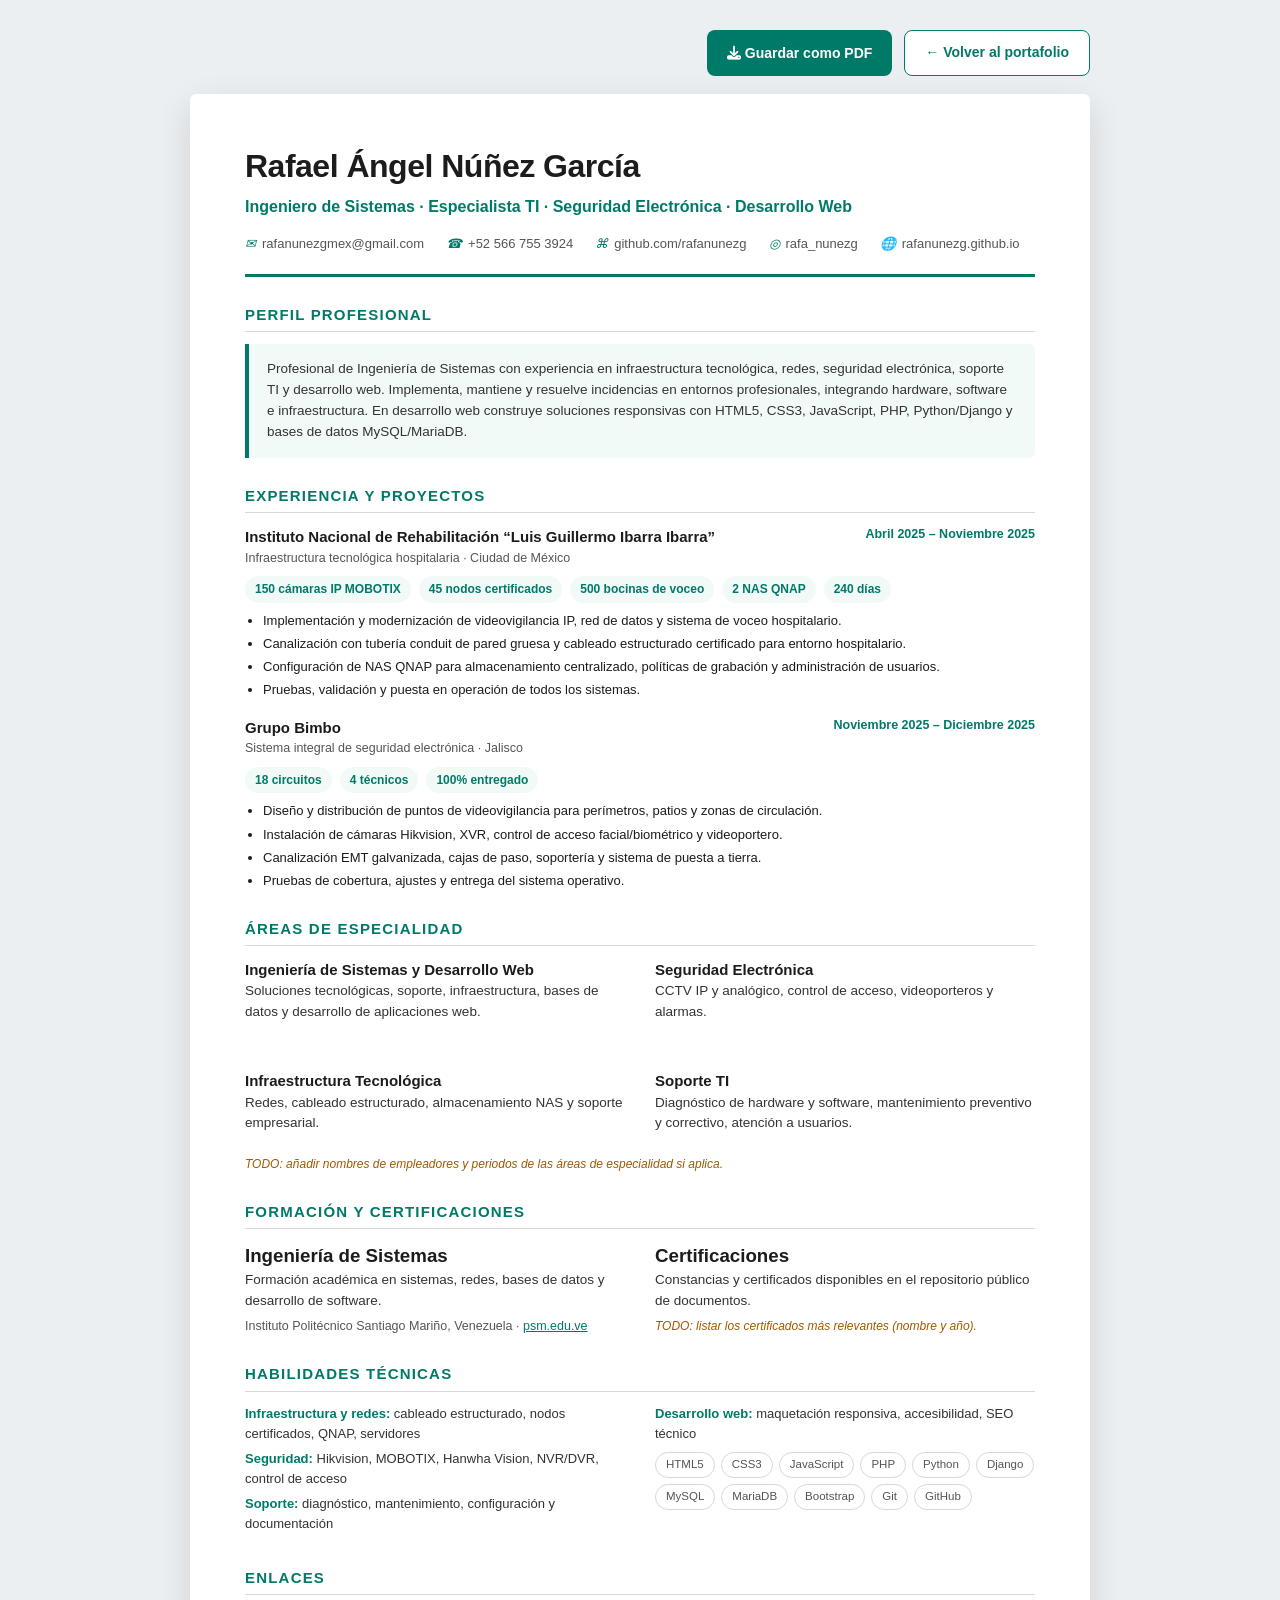
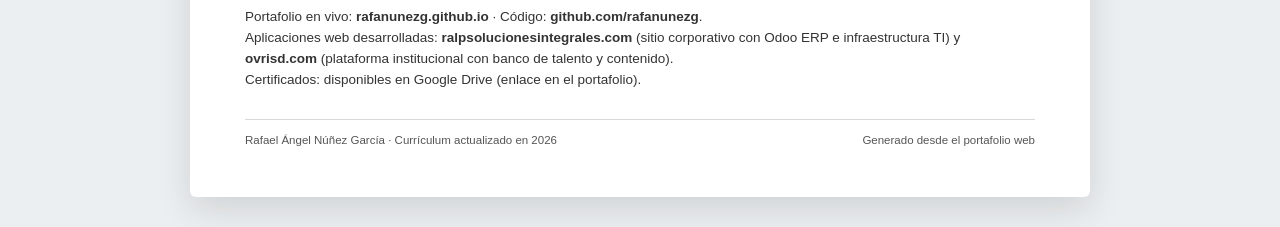
<file: cv.html>
<!DOCTYPE html>
<html lang="es">

<head>
    <meta charset="UTF-8">
    <meta name="viewport" content="width=device-width, initial-scale=1.0">
    <title>Currículum | Rafael Ángel Núñez García</title>
    <meta name="description" content="Currículum profesional de Rafael Ángel Núñez García: ingeniería de sistemas, TI, seguridad electrónica y desarrollo web.">
    <link rel="icon" type="image/jpeg" href="img/favicon.jpg">
    <link rel="canonical" href="https://rafanunezg.github.io/cv.html">
    <link rel="stylesheet" href="https://cdnjs.cloudflare.com/ajax/libs/font-awesome/6.7.2/css/all.min.css">
    <style>
        :root {
            --ink: #1c1c1c;
            --muted: #555;
            --line: #d8d8d8;
            /* acento oscurecido para que todo el texto pequeño cumpla contraste AA */
            --accent: #007a68;
            --soft: #f2faf8;
        }

        * { margin: 0; padding: 0; box-sizing: border-box; }

        body {
            font-family: 'Segoe UI', Arial, sans-serif;
            color: var(--ink);
            background: #eceff1;
            line-height: 1.55;
            padding: 30px 15px;
        }

        .toolbar {
            max-width: 900px;
            margin: 0 auto 18px;
            display: flex;
            gap: 12px;
            justify-content: flex-end;
        }

        .toolbar button, .toolbar a {
            border: none;
            border-radius: 8px;
            padding: 11px 20px;
            font-size: 14px;
            font-weight: 600;
            cursor: pointer;
            text-decoration: none;
            background: var(--accent);
            color: #fff;
        }

        .toolbar a { background: #fff; color: var(--accent); border: 1px solid var(--accent); }

        .page {
            max-width: 900px;
            margin: 0 auto;
            background: #fff;
            padding: 48px 55px;
            box-shadow: 0 12px 35px rgba(0,0,0,.12);
            border-radius: 6px;
        }

        header { border-bottom: 3px solid var(--accent); padding-bottom: 20px; margin-bottom: 26px; }
        header h1 { font-size: 32px; letter-spacing: -.5px; }
        header .role { color: var(--accent); font-size: 16px; font-weight: 600; margin-top: 4px; }
        header .contact {
            margin-top: 14px;
            display: flex;
            flex-wrap: wrap;
            gap: 8px 22px;
            font-size: 13px;
            color: var(--muted);
        }
        header .contact span { display: inline-flex; align-items: center; gap: 6px; }
        header .contact i { color: var(--accent); }

        h2 {
            font-size: 15px;
            text-transform: uppercase;
            letter-spacing: 1.2px;
            color: var(--accent);
            margin: 26px 0 12px;
            padding-bottom: 5px;
            border-bottom: 1px solid var(--line);
        }

        p { font-size: 13.5px; color: #333; }

        .profile { background: var(--soft); padding: 15px 18px; border-left: 4px solid var(--accent); border-radius: 0 6px 6px 0; }

        .job { margin-bottom: 16px; }
        .job-head { display: flex; justify-content: space-between; gap: 15px; flex-wrap: wrap; }
        .job h3 { font-size: 15px; }
        .job .date { font-size: 12.5px; color: var(--accent); font-weight: 600; }
        .job .place { font-size: 12.5px; color: var(--muted); margin-bottom: 5px; }
        .job ul { margin: 6px 0 0 18px; }
        .job li { font-size: 13px; margin-bottom: 3px; }

        .metrics { display: flex; flex-wrap: wrap; gap: 8px; margin: 8px 0; }
        .metrics span { background: var(--soft); color: var(--accent); font-size: 12px; font-weight: 600; padding: 4px 10px; border-radius: 20px; }

        .two-col { display: grid; grid-template-columns: 1fr 1fr; gap: 30px; }
        .skill-line { font-size: 13px; margin-bottom: 5px; }
        .skill-line strong { color: var(--accent); }
        .tags { display: flex; flex-wrap: wrap; gap: 6px; margin-top: 8px; }
        .tags span { border: 1px solid var(--line); border-radius: 20px; padding: 3px 10px; font-size: 11.5px; color: var(--muted); }

        .pending { color: #a05a00; font-size: 12px; font-style: italic; margin-top: 5px; }
        .edu-place { font-size: 12.5px; color: var(--muted); margin-top: 5px; }
        a { color: var(--accent); }

        footer { margin-top: 28px; padding-top: 12px; border-top: 1px solid var(--line); font-size: 11.5px; color: var(--muted); display: flex; justify-content: space-between; }

        @media print {
            @page { size: A4; margin: 14mm; }
            body { background: #fff; padding: 0; }
            .toolbar { display: none !important; }
            .page { box-shadow: none; padding: 0; border-radius: 0; max-width: none; }
            h2 { margin-top: 18px; }
            .job, .edu-item { break-inside: avoid; }
            a { color: inherit; text-decoration: none; }
        }

        @media (max-width: 640px) {
            .page { padding: 25px 20px; }
            .two-col { grid-template-columns: 1fr; }
            header h1 { font-size: 25px; }
        }
    </style>
</head>

<body>
    <div class="toolbar">
        <button type="button" onclick="window.print()"><i class="fas fa-download"></i> Guardar como PDF</button>
        <a href="index.html">← Volver al portafolio</a>
    </div>

    <main class="page">
        <header>
            <h1>Rafael Ángel Núñez García</h1>
            <div class="role">Ingeniero de Sistemas · Especialista TI · Seguridad Electrónica · Desarrollo Web</div>
            <div class="contact">
                <span><i>✉</i> rafanunezgmex@gmail.com</span>
                <span><i>☎</i> +52 566 755 3924</span>
                <span><i>⌘</i> github.com/rafanunezg</span>
                <span><i>◎</i> rafa_nunezg</span>
                <span><i>🌐</i> rafanunezg.github.io</span>
            </div>
        </header>

        <section>
            <h2>Perfil profesional</h2>
            <p class="profile">
                Profesional de Ingeniería de Sistemas con experiencia en infraestructura tecnológica,
                redes, seguridad electrónica, soporte TI y desarrollo web. Implementa, mantiene y
                resuelve incidencias en entornos profesionales, integrando hardware, software e
                infraestructura. En desarrollo web construye soluciones responsivas con HTML5, CSS3,
                JavaScript, PHP, Python/Django y bases de datos MySQL/MariaDB.
            </p>
        </section>

        <section>
            <h2>Experiencia y proyectos</h2>

            <div class="job">
                <div class="job-head">
                    <h3>Instituto Nacional de Rehabilitación “Luis Guillermo Ibarra Ibarra”</h3>
                    <span class="date">Abril 2025 – Noviembre 2025</span>
                </div>
                <div class="place">Infraestructura tecnológica hospitalaria · Ciudad de México</div>
                <div class="metrics">
                    <span>150 cámaras IP MOBOTIX</span><span>45 nodos certificados</span>
                    <span>500 bocinas de voceo</span><span>2 NAS QNAP</span><span>240 días</span>
                </div>
                <ul>
                    <li>Implementación y modernización de videovigilancia IP, red de datos y sistema de voceo hospitalario.</li>
                    <li>Canalización con tubería conduit de pared gruesa y cableado estructurado certificado para entorno hospitalario.</li>
                    <li>Configuración de NAS QNAP para almacenamiento centralizado, políticas de grabación y administración de usuarios.</li>
                    <li>Pruebas, validación y puesta en operación de todos los sistemas.</li>
                </ul>
            </div>

            <div class="job">
                <div class="job-head">
                    <h3>Grupo Bimbo</h3>
                    <span class="date">Noviembre 2025 – Diciembre 2025</span>
                </div>
                <div class="place">Sistema integral de seguridad electrónica · Jalisco</div>
                <div class="metrics"><span>18 circuitos</span><span>4 técnicos</span><span>100% entregado</span></div>
                <ul>
                    <li>Diseño y distribución de puntos de videovigilancia para perímetros, patios y zonas de circulación.</li>
                    <li>Instalación de cámaras Hikvision, XVR, control de acceso facial/biométrico y videoportero.</li>
                    <li>Canalización EMT galvanizada, cajas de paso, soportería y sistema de puesta a tierra.</li>
                    <li>Pruebas de cobertura, ajustes y entrega del sistema operativo.</li>
                </ul>
            </div>
        </section>

        <section>
            <h2>Áreas de especialidad</h2>
            <div class="two-col">
                <div class="job">
                    <h3>Ingeniería de Sistemas y Desarrollo Web</h3>
                    <p>Soluciones tecnológicas, soporte, infraestructura, bases de datos y desarrollo de aplicaciones web.</p>
                </div>
                <div class="job">
                    <h3>Seguridad Electrónica</h3>
                    <p>CCTV IP y analógico, control de acceso, videoporteros y alarmas.</p>
                </div>
                <div class="job">
                    <h3>Infraestructura Tecnológica</h3>
                    <p>Redes, cableado estructurado, almacenamiento NAS y soporte empresarial.</p>
                </div>
                <div class="job">
                    <h3>Soporte TI</h3>
                    <p>Diagnóstico de hardware y software, mantenimiento preventivo y correctivo, atención a usuarios.</p>
                </div>
            </div>
            <p class="pending">TODO: añadir nombres de empleadores y periodos de las áreas de especialidad si aplica.</p>
        </section>

        <section>
            <h2>Formación y certificaciones</h2>
            <div class="two-col">
                <div class="edu-item">
                    <h3>Ingeniería de Sistemas</h3>
                    <p>Formación académica en sistemas, redes, bases de datos y desarrollo de software.</p>
                    <!-- TODO: añadir el año de graduación cuando Rafael lo confirme -->
                    <p class="edu-place">Instituto Politécnico Santiago Mariño, Venezuela · <a href="https://www.psm.edu.ve/" target="_blank" rel="noopener">psm.edu.ve</a></p>
                </div>
                <div class="edu-item">
                    <h3>Certificaciones</h3>
                    <p>Constancias y certificados disponibles en el repositorio público de documentos.</p>
                    <p class="pending">TODO: listar los certificados más relevantes (nombre y año).</p>
                </div>
            </div>
        </section>

        <section>
            <h2>Habilidades técnicas</h2>
            <div class="two-col">
                <div>
                    <p class="skill-line"><strong>Infraestructura y redes:</strong> cableado estructurado, nodos certificados, QNAP, servidores</p>
                    <p class="skill-line"><strong>Seguridad:</strong> Hikvision, MOBOTIX, Hanwha Vision, NVR/DVR, control de acceso</p>
                    <p class="skill-line"><strong>Soporte:</strong> diagnóstico, mantenimiento, configuración y documentación</p>
                </div>
                <div>
                    <p class="skill-line"><strong>Desarrollo web:</strong> maquetación responsiva, accesibilidad, SEO técnico</p>
                    <div class="tags">
                        <span>HTML5</span><span>CSS3</span><span>JavaScript</span><span>PHP</span>
                        <span>Python</span><span>Django</span><span>MySQL</span><span>MariaDB</span>
                        <span>Bootstrap</span><span>Git</span><span>GitHub</span>
                    </div>
                </div>
            </div>
        </section>

        <section>
            <h2>Enlaces</h2>
            <p>Portafolio en vivo: <strong>rafanunezg.github.io</strong> · Código: <strong>github.com/rafanunezg</strong>.</p>
            <p>Aplicaciones web desarrolladas: <strong>ralpsolucionesintegrales.com</strong> (sitio corporativo con Odoo ERP e infraestructura TI) y <strong>ovrisd.com</strong> (plataforma institucional con banco de talento y contenido).</p>
            <p>Certificados: disponibles en Google Drive (enlace en el portafolio).</p>
        </section>

        <footer>
            <span>Rafael Ángel Núñez García · Currículum actualizado en 2026</span>
            <span>Generado desde el portafolio web</span>
        </footer>
    </main>
</body>

</html>
</file>
<file: css/style.css>
/*==================================================
    STYLE.CSS
    Archivo principal - Solo reset y contenedor
==================================================*/
@import url("variables.css");
@import url("sidebar.css");
@import url("content.css");
@import url("sections.css");
@import url("animations.css");
@import url("responsive.css");
@import url("enhancements.css");

/* Reset general */
*{margin:0;padding:0;box-sizing:border-box;}
html{scroll-behavior:smooth;}
body{font-family:'Poppins',sans-serif;background:#111111;color:#f2f2f2;overflow-x:hidden;}
a{text-decoration:none;color:inherit;}
ul{list-style:none;}
img{max-width:100%;display:block;}

/* Contenedor general */
.container{display:flex;min-height:100vh;}

/* Botón cambio de tema */
.theme-btn{position:fixed;top:25px;right:30px;z-index:2000;padding:12px 22px;border:none;border-radius:30px;background:var(--color-primary);color:#111;font-size:15px;font-weight:600;cursor:pointer;transition:var(--transition-normal);}
.theme-btn:hover{transform:translateY(-3px);background:var(--color-primary-hover);}
</file>
